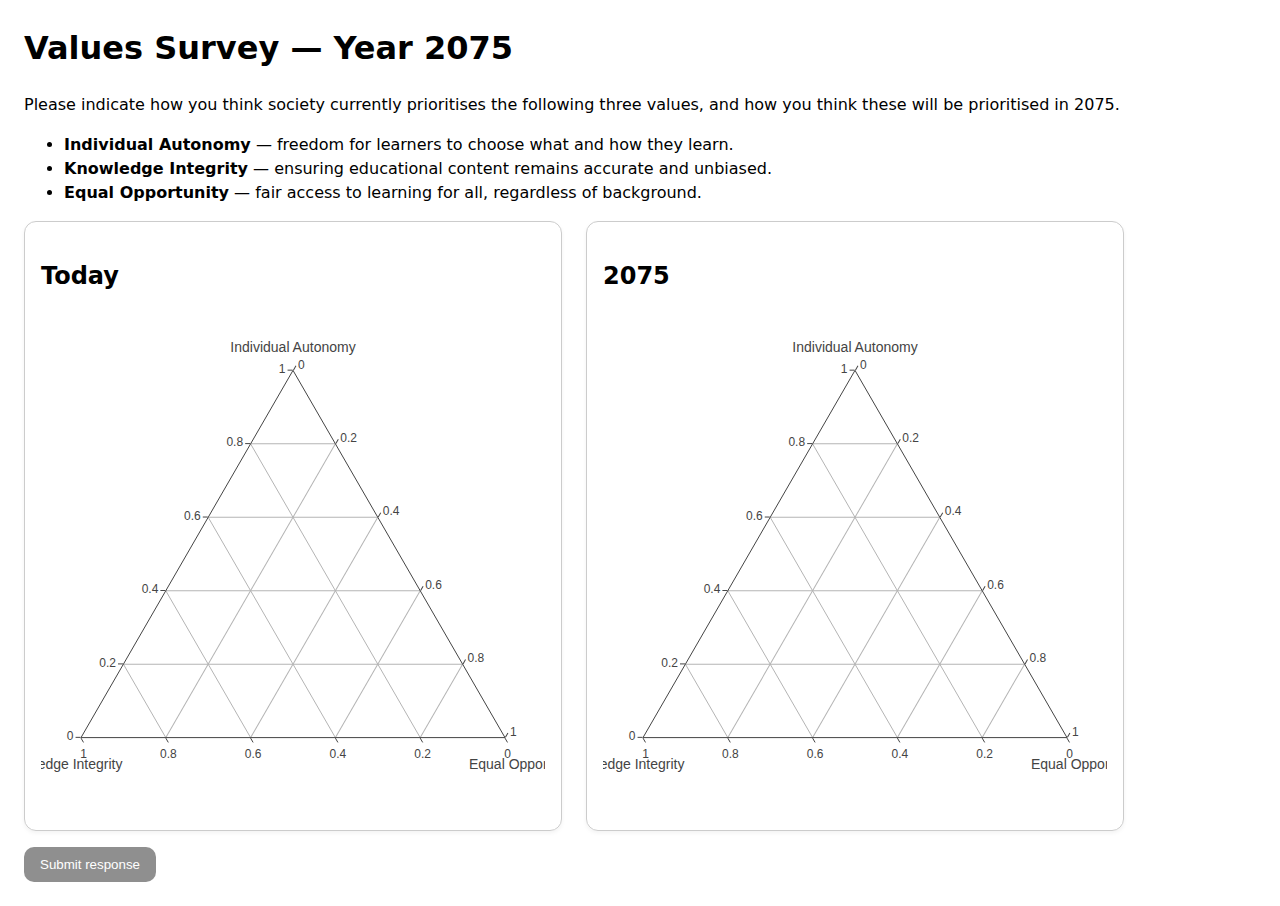
<file: Index.html>
<!doctype html>
<html lang="en">
<head>
  <meta charset="utf-8" />
  <title>Values Survey — Digital Society 2075</title>
  <meta name="viewport" content="width=device-width, initial-scale=1" />
  <script src="https://cdn.plot.ly/plotly-2.35.2.min.js"></script>
  <style>
    body { font-family: system-ui, Arial, sans-serif; margin: 24px; line-height: 1.5; }
    .grid { display: grid; gap: 24px; grid-template-columns: 1fr; max-width: 1100px; }
    @media (min-width: 900px) { .grid { grid-template-columns: 1fr 1fr; } }
    .card { border: 1px solid #ccc; border-radius: 12px; padding: 16px; box-shadow: 0 2px 4px rgba(0,0,0,0.05); }
    button { padding: 10px 16px; border-radius: 10px; background: #222; color: white; border: none; cursor: pointer; }
    button:disabled { opacity: 0.5; cursor: not-allowed; }
  </style>
</head>
<body>
  <h1>Values Survey — Year 2075</h1>
  <p>Please indicate how you think society currently prioritises the following three values, and how you think these will be prioritised in 2075.</p>
  <ul>
    <li><strong>Individual Autonomy</strong> — freedom for learners to choose what and how they learn.</li>
    <li><strong>Knowledge Integrity</strong> — ensuring educational content remains accurate and unbiased.</li>
    <li><strong>Equal Opportunity</strong> — fair access to learning for all, regardless of background.</li>
  </ul>

  <div class="grid">
    <div class="card">
      <h2>Today</h2>
      <div id="plot-today" style="height:500px;"></div>
    </div>
    <div class="card">
      <h2>2075</h2>
      <div id="plot-2075" style="height:500px;"></div>
    </div>
  </div>

  <p><button id="submit-btn" disabled>Submit response</button></p>

  <script>
    const LABELS = {
      A: "Individual Autonomy",
      B: "Knowledge Integrity",
      C: "Equal Opportunity"
    };

    const state = { today: null, y2075: null };

    function makeFigure() {
      return {
        data: [{ type: "scatterternary", mode: "markers", a: [], b: [], c: [], marker: { size: 12 } }],
        layout: {
          ternary: {
            aaxis: { title: LABELS.A, min: 0 },
            baxis: { title: LABELS.B, min: 0 },
            caxis: { title: LABELS.C, min: 0 },
            sum: 1
          },
          margin: { l: 40, r: 40, b: 40, t: 20 }
        },
        config: { responsive: true, displayModeBar: false }
      };
    }

    function mount(id, key) {
      const el = document.getElementById(id);
      const fig = makeFigure();
      Plotly.newPlot(el, fig.data, fig.layout, fig.config);
      el.on('plotly_click', (ev) => {
        const pt = ev.points?.[0];
        if (!pt) return;
        const a = pt.a, b = pt.b, c = pt.c;
        Plotly.restyle(el, { a: [[a]], b: [[b]], c: [[c]] });
        state[key] = { a, b, c };
        document.getElementById('submit-btn').disabled = !(state.today && state.y2075);
      });
    }

    mount("plot-today", "today");
    mount("plot-2075", "y2075");

    document.getElementById('submit-btn').addEventListener('click', () => {
      console.log("SUBMIT", state);
      alert("Response recorded (test mode) — check console for data!");
    });
  </script>
</body>
</html>
</file>
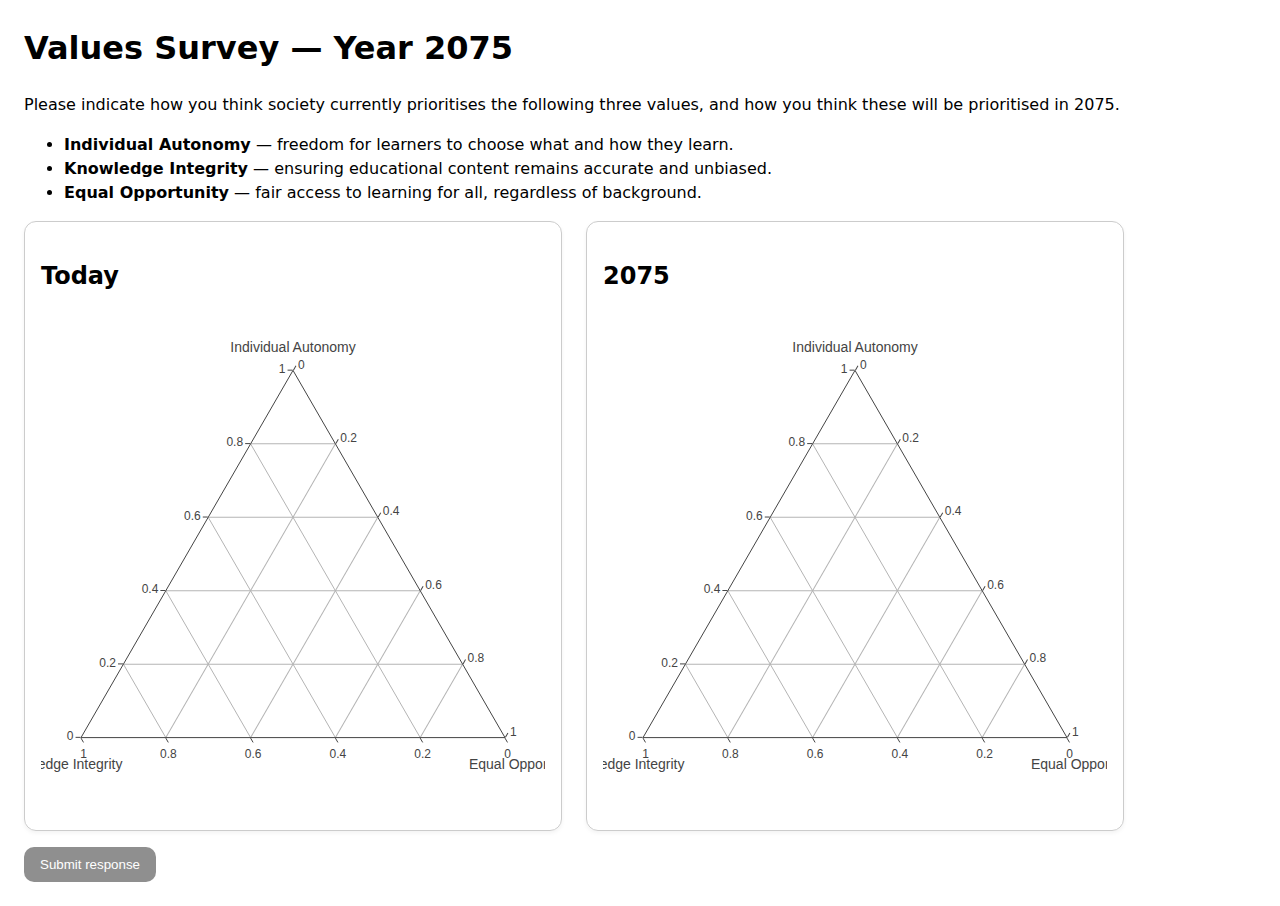
<file: index.html>
<!doctype html>
<html lang="en">
<head>
  <meta charset="utf-8" />
  <title>Values Survey — Digital Society 2075</title>
  <meta name="viewport" content="width=device-width, initial-scale=1" />
  <script src="https://cdn.plot.ly/plotly-2.35.2.min.js"></script>
  <style>
    body { font-family: system-ui, Arial, sans-serif; margin: 24px; line-height: 1.5; }
    .grid { display: grid; gap: 24px; grid-template-columns: 1fr; max-width: 1100px; }
    @media (min-width: 900px) { .grid { grid-template-columns: 1fr 1fr; } }
    .card { border: 1px solid #ccc; border-radius: 12px; padding: 16px; box-shadow: 0 2px 4px rgba(0,0,0,0.05); }
    button { padding: 10px 16px; border-radius: 10px; background: #222; color: white; border: none; cursor: pointer; }
    button:disabled { opacity: 0.5; cursor: not-allowed; }
  </style>
</head>
<body>
  <h1>Values Survey — Year 2075</h1>
  <p>Please indicate how you think society currently prioritises the following three values, and how you think these will be prioritised in 2075.</p>
  <ul>
    <li><strong>Individual Autonomy</strong> — freedom for learners to choose what and how they learn.</li>
    <li><strong>Knowledge Integrity</strong> — ensuring educational content remains accurate and unbiased.</li>
    <li><strong>Equal Opportunity</strong> — fair access to learning for all, regardless of background.</li>
  </ul>

  <div class="grid">
    <div class="card">
      <h2>Today</h2>
      <div id="plot-today" style="height:500px;"></div>
    </div>
    <div class="card">
      <h2>2075</h2>
      <div id="plot-2075" style="height:500px;"></div>
    </div>
  </div>

  <p><button id="submit-btn" disabled>Submit response</button></p>

  <script>
  const LABELS = {
    A: "Individual Autonomy",
    B: "Knowledge Integrity",
    C: "Equal Opportunity"
  };

  // Make a dense grid of (a,b,c) points with a+b+c=1 so clicks always hit a point
  function generateGrid(step = 0.02) {
    const a = [], b = [], c = [];
    for (let i = 0; i <= 1/step; i++) {
      const ai = i * step;
      for (let j = 0; j <= (1 - ai) / step; j++) {
        const bj = j * step;
        const ck = 1 - ai - bj;
        if (ck >= -1e-9) { // allow tiny float error
          a.push(ai);
          b.push(bj);
          c.push(ck);
        }
      }
    }
    return { a, b, c };
  }

  // Build a ternary figure with a hidden grid trace + a visible response trace
  function makeFigure() {
    const grid = generateGrid(0.02); // smaller = denser grid, more accurate clicking
    return {
      data: [
        {
          // Invisible grid points to catch clicks anywhere
          type: "scatterternary",
          mode: "markers",
          a: grid.a, b: grid.b, c: grid.c,
          marker: { size: 6, opacity: 0 }, // invisible but clickable
          hoverinfo: "skip",
          name: "click-grid"
        },
        {
          // Your one visible response point (starts empty)
          type: "scatterternary",
          mode: "markers",
          a: [], b: [], c: [],
          marker: { size: 12 },
          name: "response"
        }
      ],
      layout: {
        ternary: {
          aaxis: { title: LABELS.A, min: 0 },
          baxis: { title: LABELS.B, min: 0 },
          caxis: { title: LABELS.C, min: 0 },
          sum: 1
        },
        dragmode: "pan",   // stop the box-select zoom triangle
        hovermode: "closest",
        margin: { l: 40, r: 40, b: 40, t: 20 }
      },
      config: { responsive: true, displayModeBar: false }
    };
  }

  const state = { today: null, y2075: null };

  function mount(id, key) {
    const el = document.getElementById(id);
    const fig = makeFigure();
    Plotly.newPlot(el, fig.data, fig.layout, fig.config);

    // Handle clicks anywhere (they’ll hit the hidden grid trace)
    el.on("plotly_click", (ev) => {
      const pt = ev.points?.[0];
      if (!pt || pt.a == null || pt.b == null || pt.c == null) return;
      const a = pt.a, b = pt.b, c = pt.c;

      // Update the visible response trace (trace index 1)
      Plotly.restyle(el, { a: [[a]], b: [[b]], c: [[c]] }, [1]);

      state[key] = { a, b, c };
      document.getElementById("submit-btn").disabled = !(state.today && state.y2075);
    });
  }

  // Mount both plots
  mount("plot-today", "today");
  mount("plot-2075", "y2075");

  // Submit (still test mode; we’ll wire storage next)
  document.getElementById("submit-btn").addEventListener("click", () => {
    console.log("SUBMIT", state);
    alert("Response recorded (test mode) — check console for data!");
  });
</script>
</body>
</html>
</file>
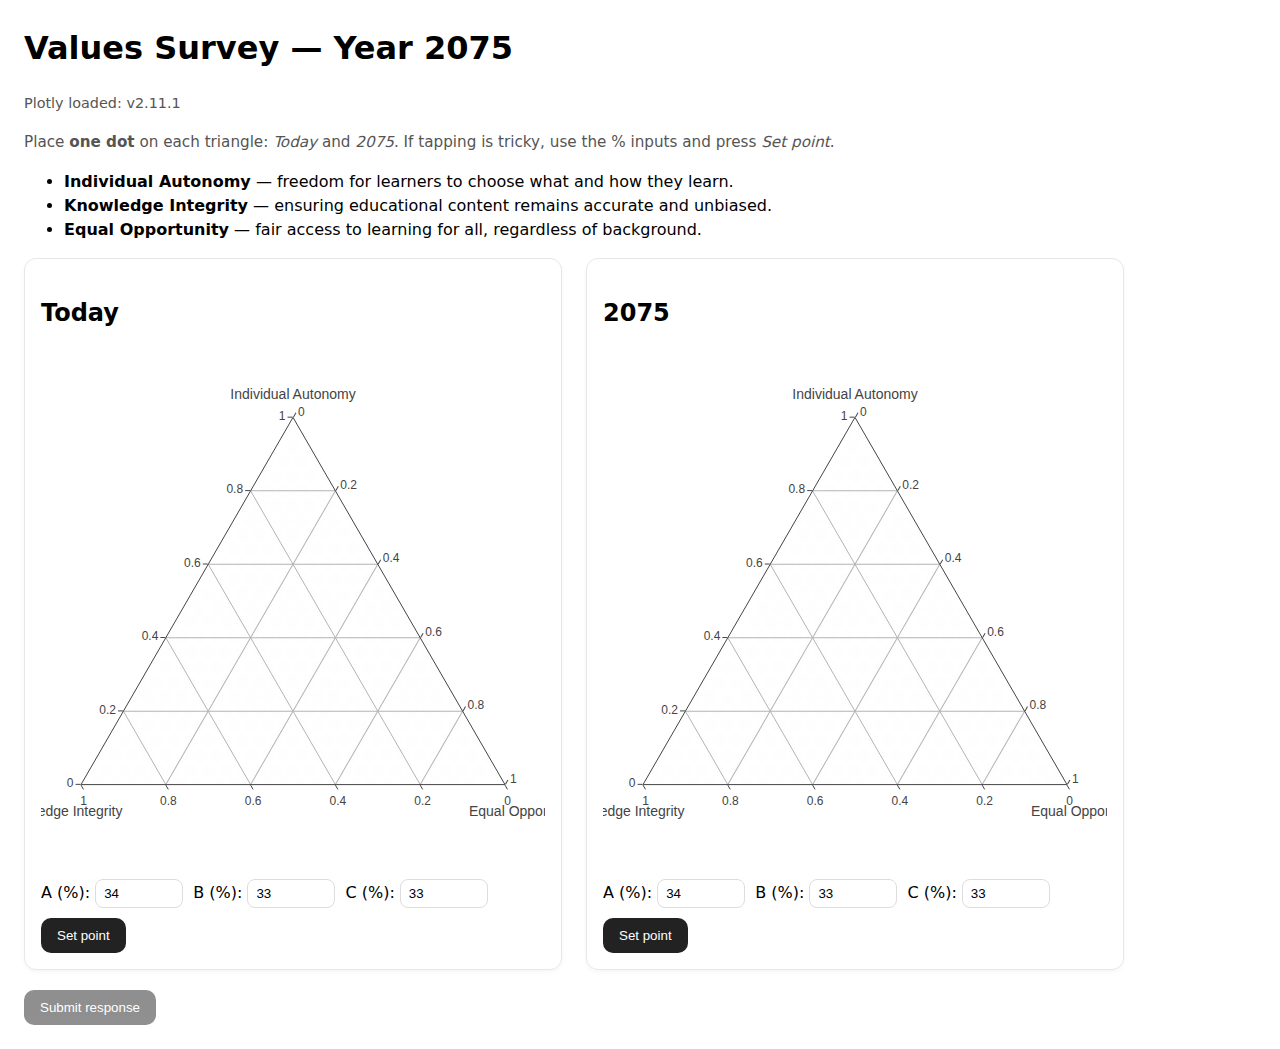
<file: survey.html>
<!doctype html>
<html lang="en">
<head>
  <meta charset="utf-8" />
  <title>Values Survey — Year 2075</title>
  <meta name="viewport" content="width=device-width, initial-scale=1" />
  <!-- Plotly -->
  <script src="https://cdn.plot.ly/plotly-2.35.2.min.js"></script>
  <style>
    body { font-family: system-ui, Arial, sans-serif; margin: 24px; line-height: 1.5; }
    .grid { display: grid; gap: 24px; grid-template-columns: 1fr; max-width: 1100px; }
    @media (min-width: 900px) { .grid { grid-template-columns: 1fr 1fr; } }
    .card { border: 1px solid #e5e7eb; border-radius: 12px; padding: 16px; box-shadow: 0 2px 4px rgba(0,0,0,0.04); }
    button { padding: 10px 16px; border-radius: 10px; background: #222; color: white; border: none; cursor: pointer; }
    button:disabled { opacity: 0.5; cursor: not-allowed; }
    .muted { color:#555; font-size: 0.95rem; }
    .fallback { display:flex; gap:10px; align-items:center; flex-wrap:wrap; margin-top: 8px; }
    .fallback input { width: 70px; padding: 6px 8px; border:1px solid #ddd; border-radius:8px; }
    #plot-today, #plot-2075 { touch-action: manipulation; }
    #ver { font-size: 0.9rem; color:#555; margin: 6px 0 16px; }
  </style>
</head>
<body>
  <h1>Values Survey — Year 2075</h1>
  <div id="ver">Checking Plotly…</div>

  <p class="muted">
    Place <strong>one dot</strong> on each triangle: <em>Today</em> and <em>2075</em>.
    If tapping is tricky, use the % inputs and press <em>Set point</em>.
  </p>
  <ul>
    <li><strong>Individual Autonomy</strong> — freedom for learners to choose what and how they learn.</li>
    <li><strong>Knowledge Integrity</strong> — ensuring educational content remains accurate and unbiased.</li>
    <li><strong>Equal Opportunity</strong> — fair access to learning for all, regardless of background.</li>
  </ul>

  <div class="grid">
    <div class="card">
      <h2>Today</h2>
      <div id="plot-today" style="height:520px;"></div>
      <div class="fallback">
        <label>A (%): <input type="number" id="todayA" min="0" max="100" value="34"></label>
        <label>B (%): <input type="number" id="todayB" min="0" max="100" value="33"></label>
        <label>C (%): <input type="number" id="todayC" min="0" max="100" value="33"></label>
        <button type="button" onclick="setPointFromInputs('today')">Set point</button>
      </div>
    </div>

    <div class="card">
      <h2>2075</h2>
      <div id="plot-2075" style="height:520px;"></div>
      <div class="fallback">
        <label>A (%): <input type="number" id="y2075A" min="0" max="100" value="34"></label>
        <label>B (%): <input type="number" id="y2075B" min="0" max="100" value="33"></label>
        <label>C (%): <input type="number" id="y2075C" min="0" max="100" value="33"></label>
        <button type="button" onclick="setPointFromInputs('y2075')">Set point</button>
      </div>
    </div>
  </div>

  <p style="margin-top:20px;">
    <button id="submit-btn" disabled>Submit response</button>
    <span id="status" class="muted" style="margin-left:10px;"></span>
  </p>

  <script>
    // ====== Google Sheets endpoint (Apps Script Web App URL) ======
    const ENDPOINT_URL = "https://script.google.com/macros/s/AKfycbyUmbtsoiPf9NtOEFjzZYYnnESpY3sEz--UA8q8t7VnwKeN2REcirPmvU7xUgFWmxfI/exec";
    // =============================================================

    // Debug helper: confirm Plotly loaded
    try {
      document.getElementById('ver').textContent = 'Plotly loaded: v' + (window.Plotly?.version || 'NOT LOADED');
      console.log('Plotly version:', window.Plotly?.version);
    } catch (e) {}

    const LABELS = {
      A: "Individual Autonomy",
      B: "Knowledge Integrity",
      C: "Equal Opportunity"
    };

    // Persist a simple UUID per browser to discourage duplicates
    function getUUID() {
      const key = 'values_survey_uuid';
      let u = localStorage.getItem(key);
      if (!u) {
        u = ([1e7]+-1e3+-4e3+-8e3+-1e11).replace(/[018]/g, c =>
          (c ^ crypto.getRandomValues(new Uint8Array(1))[0] & 15 >> c / 4).toString(16)
        );
        localStorage.setItem(key, u);
      }
      return u;
    }

    // Generate a dense clickable grid so taps/clicks always hit a point
    function generateGrid(step = 0.04) {
      const a = [], b = [], c = [];
      for (let i = 0; i <= 1/step; i++) {
        const ai = +(i * step).toFixed(6);
        for (let j = 0; j <= (1 - ai) / step; j++) {
          const bj = +(j * step).toFixed(6);
          const ck = +(1 - ai - bj).toFixed(6);
          if (ck >= -1e-9) { a.push(ai); b.push(bj); c.push(ck); }
        }
      }
      return { a, b, c };
    }

    function makeFigure() {
      const grid = generateGrid(0.04);
      return {
        data: [
          {
            // Faint but tappable grid markers (touch devices need >0 opacity)
            type: "scatterternary",
            mode: "markers",
            a: grid.a, b: grid.b, c: grid.c,
            marker: { size: 16, opacity: 0.005 },
            hoverinfo: "skip",
            name: "click-grid"
          },
          {
            // Visible single response point
            type: "scatterternary",
            mode: "markers",
            a: [], b: [], c: [],
            marker: { size: 12 },
            name: "response"
          }
        ],
        layout: {
          ternary: {
            aaxis: { title: LABELS.A, min: 0 },
            baxis: { title: LABELS.B, min: 0 },
            caxis: { title: LABELS.C, min: 0 },
            sum: 1
          },
          dragmode: "pan",
          clickmode: "event+select",
          hovermode: "closest",
          margin: { l: 40, r: 40, b: 40, t: 20 }
        },
        config: { responsive: true, displayModeBar: false }
      };
    }

    const state = { today: null, y2075: null };

    function maybeEnableSubmit() {
      document.getElementById('submit-btn').disabled = !(state.today && state.y2075);
    }

    function mount(id, key) {
      const el = document.getElementById(id);
      const fig = makeFigure();
      Plotly.newPlot(el, fig.data, fig.layout, fig.config).then(() => {
        el.on('plotly_click', (ev) => {
          const pt = ev.points?.[0];
          if (!pt || pt.a == null || pt.b == null || pt.c == null) return;
          const a = pt.a, b = pt.b, c = pt.c;
          Plotly.restyle(el, { a: [[a]], b: [[b]], c: [[c]] }, [1]); // update response trace
          state[key] = { a, b, c };
          console.log(`Selected ${key}:`, state[key]);
          maybeEnableSubmit();
        });
      }).catch(err => {
        console.error('Plot creation failed for', id, err);
        alert('Plot failed to load — check console for details.');
      });
    }

    // Fallback: set point from % inputs (normalised to sum=1)
    function setPointFromInputs(which) {
      const ids = which === 'today' ? ['todayA','todayB','todayC'] : ['y2075A','y2075B','y2075C'];
      const vals = ids.map(id => Math.max(0, Math.min(100, +document.getElementById(id).value || 0)));
      const sum = vals[0] + vals[1] + vals[2];
      if (!sum) return;
      const a = vals[0]/sum, b = vals[1]/sum, c = vals[2]/sum;

      const el = document.getElementById(which === 'today' ? 'plot-today' : 'plot-2075');
      Plotly.restyle(el, { a: [[a]], b: [[b]], c: [[c]] }, [1]);
      state[which] = { a, b, c };
      console.log(`Set via inputs ${which}:`, state[which]);
      maybeEnableSubmit();
    }
    window.setPointFromInputs = setPointFromInputs; // expose for button onclick

    // Mount both plots
    if (!window.Plotly) {
      alert('Plotly did not load. Check your network or the CDN URL.');
    } else {
      mount('plot-today', 'today');
      mount('plot-2075', 'y2075');
    }

    // === Final submit: send to Google Sheets via Apps Script ===
    document.getElementById('submit-btn').addEventListener('click', async () => {
      const status = document.getElementById('status');
      if (!state.today || !state.y2075) return;

      const payload = {
        labels: LABELS,
        today: state.today,
        y2075: state.y2075,
        ts: new Date().toISOString(),
        uuid: getUUID(),
        ua: navigator.userAgent
      };

      status.textContent = 'Submitting…';

      try {
        // Send as form-encoded to avoid preflight/CORS issues
        const body = new URLSearchParams({ payload: JSON.stringify(payload) });
        await fetch(ENDPOINT_URL, { method: 'POST', body });
        status.textContent = 'Thanks — response recorded!';
        document.getElementById('submit-btn').disabled = true;
      } catch (e) {
        console.error(e);
        status.textContent = 'Error submitting — please try again.';
      }
    });
  </script>
</body>
</html>
</file>
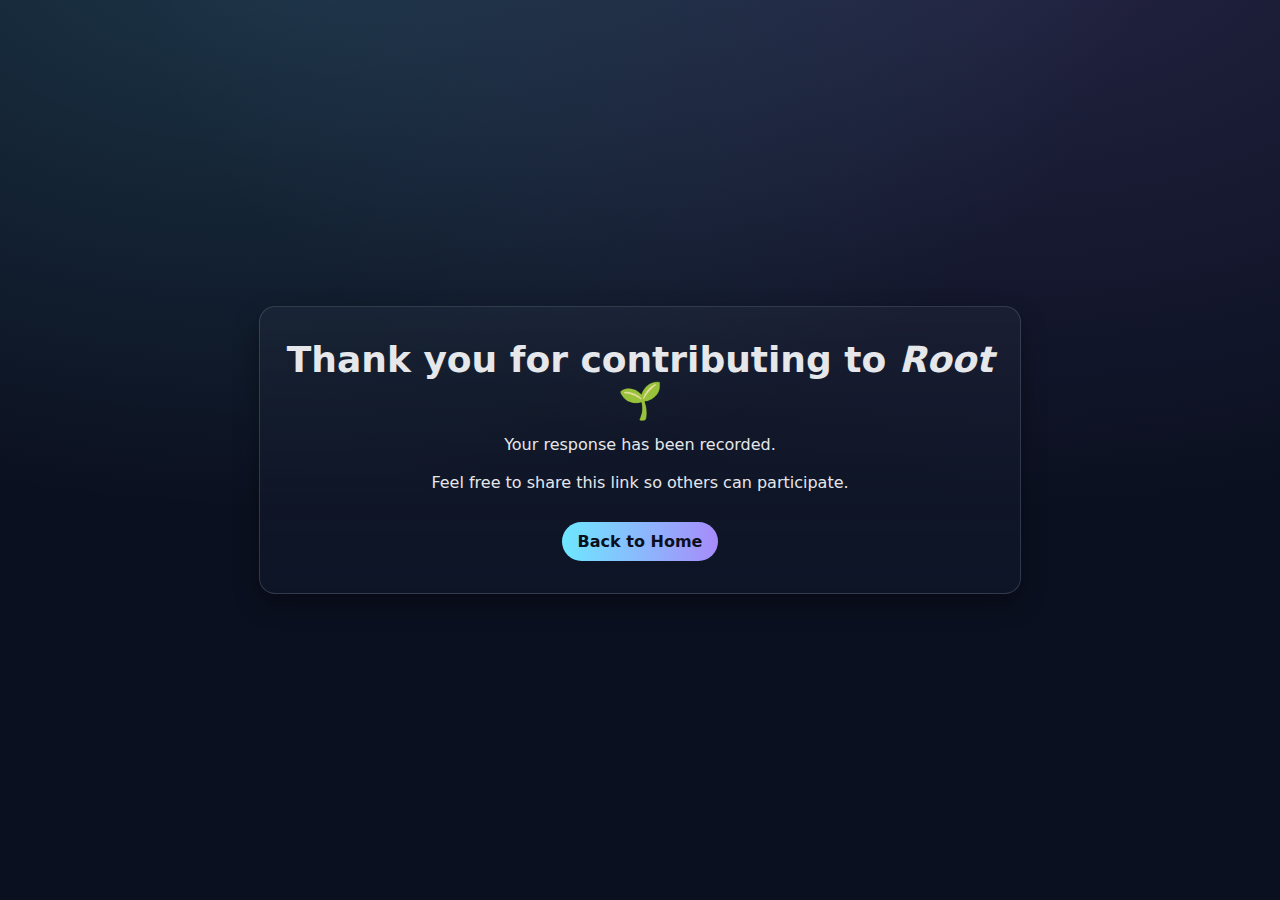
<file: thankyou.html>
<!DOCTYPE html>
<html lang="en">
<head>
  <meta charset="utf-8" />
  <meta name="viewport" content="width=device-width, initial-scale=1" />
  <title>Thanks for contributing to Root</title>
  <style>
    :root{ --bg:#0b1020; --text:#e5e7eb; --muted:#94a3b8; --brand:#6ee7ff; --brand-2:#a78bfa; }
    body{
      margin:0; font-family:system-ui, -apple-system, Segoe UI, Roboto, sans-serif;
      min-height:100dvh; display:grid; place-items:center;
      background: radial-gradient(900px 600px at 20% -10%, rgba(110,231,255,.18), transparent),
                  radial-gradient(900px 600px at 80% -10%, rgba(167,139,250,.16), transparent),
                  var(--bg); color:var(--text);
    }
    .wrap{
      text-align:center; max-width:720px; padding: 32px 20px;
      background: linear-gradient(180deg, rgba(148,163,184,.06), rgba(15,23,42,.7));
      border:1px solid rgba(148,163,184,.25); border-radius:16px;
      box-shadow: 0 10px 24px rgba(0,0,0,.35);
    }
    h1{ margin:0 0 10px; font-size: clamp(24px, 4vw, 36px); }
    p{ margin:0 0 12px; line-height:1.65; }
    .link{
      display:inline-block; margin-top:14px; text-decoration:none; font-weight:700;
      background: linear-gradient(90deg, var(--brand), var(--brand-2));
      color:#0b1020; padding:10px 16px; border-radius:999px;
    }
  </style>
</head>
<body>
  <div class="wrap">
    <h1>Thank you for contributing to <em>Root</em> 🌱</h1>
    <p>Your response has been recorded.</p>
    <p class="muted">Feel free to share this link so others can participate.</p>
    <a class="link" href="index.html">Back to Home</a>
  </div>
</body>
</html>
</file>
